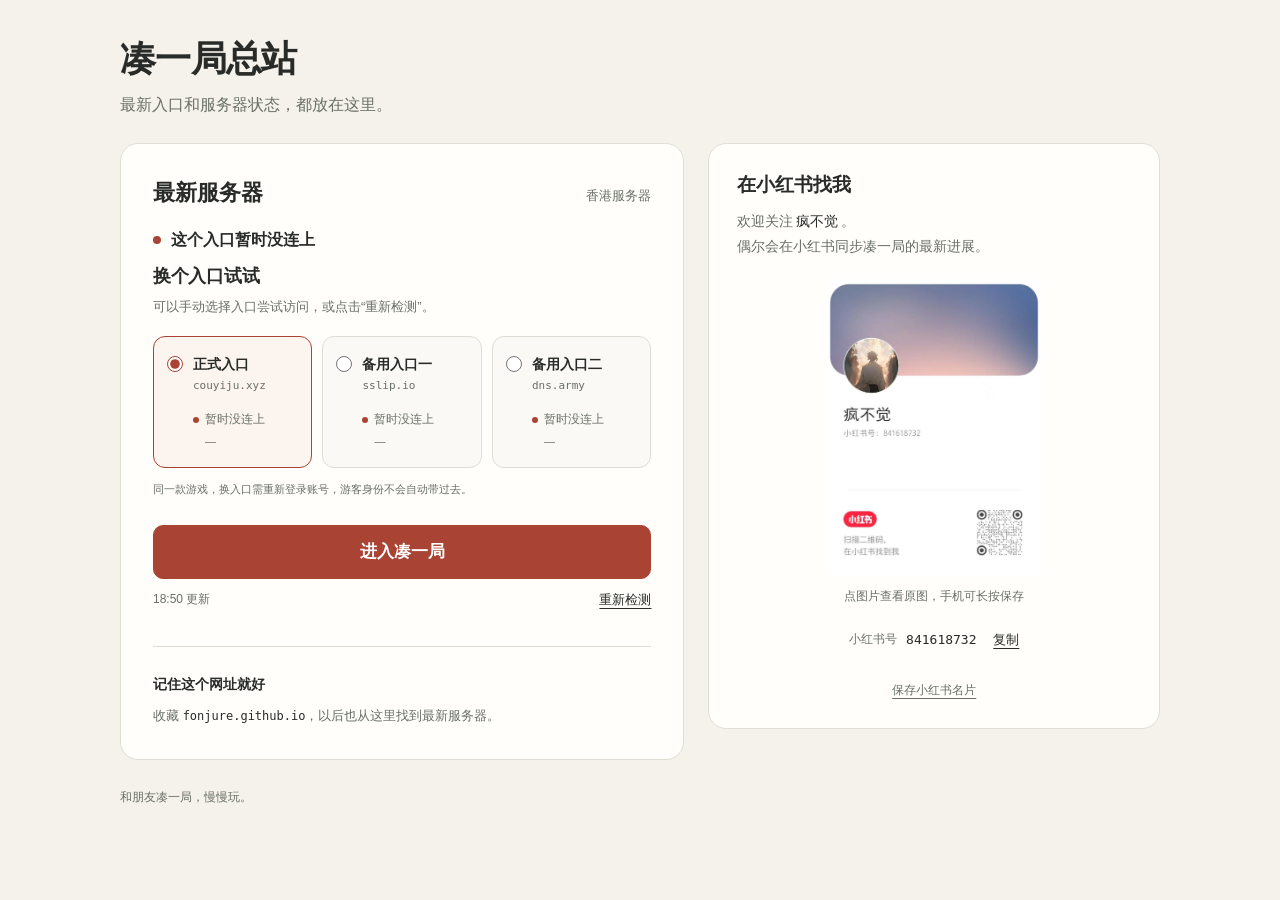
<file: index.html>
<!doctype html>
<html lang="zh-CN">
<head>
  <meta charset="utf-8">
  <meta name="viewport" content="width=device-width, initial-scale=1">
  <meta name="theme-color" content="#f5f2eb">
  <meta name="description" content="凑一局总站。查看服务器状态，前往最新游戏入口，也欢迎在小红书关注疯不觉。">
  <title>凑一局总站</title>
  <link rel="stylesheet" href="/assets/site.css?v=portal-8">
  <script src="/assets/site.js?v=portal-8" defer></script>
</head>
<body>
  <div class="page">
    <main>
      <div class="introduction">
        <h1>凑一局总站</h1>
        <p class="introduction-copy">最新入口和服务器状态，都放在这里。</p>
      </div>
      <div class="content-grid">
        <section class="server-panel panel" aria-labelledby="server-heading">
          <div class="section-heading">
            <h2 id="server-heading">最新服务器</h2>
            <span id="server-name" class="server-name">香港服务器</span>
          </div>
          <div id="server-status" class="server-status" data-state="checking" aria-live="polite" aria-atomic="true">
            <div class="status-line"><span class="status-dot" aria-hidden="true"></span><strong id="status-title">等待检测</strong></div>
            <p id="status-message" class="status-message" hidden></p>
            <p id="status-detail" class="status-detail" hidden></p>
          </div>
          <div id="entry-options" class="entry-options" role="radiogroup" aria-label="选择游戏入口" aria-describedby="entry-account-note">
            <label class="entry-option selected" data-entry-id="xyz" data-state="checking">
              <input type="radio" name="game-entry" value="xyz" checked>
              <span class="entry-option-body">
                <span class="entry-option-heading"><strong>正式入口</strong><span id="entry-recommend-xyz" class="entry-recommend" hidden>推荐</span></span>
                <span class="entry-domain">couyiju.xyz</span>
                <span class="entry-option-status"><span class="entry-state-dot" aria-hidden="true"></span><span id="entry-status-xyz">看看通不通…</span></span>
                <span id="entry-latency-xyz" class="entry-latency">—</span>
              </span>
            </label>
            <label class="entry-option" data-entry-id="sslip" data-state="checking">
              <input type="radio" name="game-entry" value="sslip">
              <span class="entry-option-body">
                <span class="entry-option-heading"><strong>备用入口一</strong><span id="entry-recommend-sslip" class="entry-recommend" hidden>推荐</span></span>
                <span class="entry-domain">sslip.io</span>
                <span class="entry-option-status"><span class="entry-state-dot" aria-hidden="true"></span><span id="entry-status-sslip">看看通不通…</span></span>
                <span id="entry-latency-sslip" class="entry-latency">—</span>
              </span>
            </label>
            <label class="entry-option" data-entry-id="hk" data-state="checking">
              <input type="radio" name="game-entry" value="hk">
              <span class="entry-option-body">
                <span class="entry-option-heading"><strong>备用入口二</strong><span id="entry-recommend-hk" class="entry-recommend" hidden>推荐</span></span>
                <span class="entry-domain">dns.army</span>
                <span class="entry-option-status"><span class="entry-state-dot" aria-hidden="true"></span><span id="entry-status-hk">看看通不通…</span></span>
                <span id="entry-latency-hk" class="entry-latency">—</span>
              </span>
            </label>
          </div>
          <p id="entry-account-note" class="entry-account-note">同一款游戏，换入口需重新登录账号，游客身份不会自动带过去。</p>
          <dl id="server-metrics" class="server-metrics" aria-label="服务器运行概况" hidden>
            <div><dt title="游戏服务进程当前使用的物理内存，不是整台服务器的内存占用">游戏进程内存</dt><dd id="server-memory">—</dd></div>
            <div><dt title="从当前浏览器请求服务器到收到状态响应的耗时，受当前网络影响">访问耗时</dt><dd id="server-latency">—</dd></div>
            <div><dt title="当前游戏服务进程的运行时长，发布或重启后重新计时">连续运行</dt><dd id="server-uptime">—</dd></div>
          </dl>
          <a id="game-link" class="primary-link" href="https://couyiju.xyz/">进入凑一局</a>
          <div class="status-actions">
            <span id="checked-at" class="checked-at">检测中…</span>
            <button id="retry-status" class="text-button" type="button" hidden>重新检测</button>
          </div>
          <noscript><p class="no-script">当前浏览器未启用 JavaScript，可以直接选择：<a href="https://couyiju.xyz/">正式入口</a> · <a href="https://couyiju.47-76-72-151.sslip.io/">备用入口一</a> · <a href="https://hk.couyiju-fonjure.dns.army/">备用入口二</a>。</p></noscript>
          <div class="bookmark-note">
            <strong>记住这个网址就好</strong>
            <p>收藏 <span class="inline-address">fonjure.github.io</span>，以后也从这里找到最新服务器。</p>
          </div>
        </section>
        <section class="follow-panel panel" aria-labelledby="follow-heading">
          <h2 id="follow-heading">在小红书找我</h2>
          <p class="follow-copy">欢迎关注<span class="author-name">疯不觉</span>。<br>偶尔会在小红书同步凑一局的最新进展。</p>
          <a class="profile-image-link" href="/assets/xiaohongshu.jpg" target="_blank" rel="noopener" aria-label="查看疯不觉的小红书二维码原图">
            <img class="profile-image" src="/assets/xiaohongshu.jpg" width="987" height="1347" alt="疯不觉的小红书个人名片，含扫码关注二维码，小红书号 841618732">
          </a>
          <p class="image-caption">点图片查看原图，手机可长按保存</p>
          <div class="profile-actions">
            <label class="account-id-label" for="xiaohongshu-id">小红书号</label>
            <input id="xiaohongshu-id" class="account-id" value="841618732" readonly aria-label="小红书号 841618732">
            <button id="copy-id" class="text-button" type="button">复制</button>
          </div>
          <p id="copy-feedback" class="copy-feedback" aria-live="polite"></p>
          <a class="save-image" href="/assets/xiaohongshu.jpg" download="疯不觉-小红书名片.jpg">保存小红书名片</a>
        </section>
      </div>
    </main>
    <footer class="site-footer">和朋友凑一局，慢慢玩。</footer>
  </div>
</body>
</html>
</file>
<file: assets/site.css>
:root {
  color-scheme: light;
  --paper: #f5f2eb;
  --surface: #fffefb;
  --ink: #282b27;
  --muted: #686f65;
  --line: #deded4;
  --accent: #a94334;
  --green: #34745a;
}
* { box-sizing: border-box; }
body {
  margin: 0;
  background: var(--paper);
  color: var(--ink);
  font-family: -apple-system, BlinkMacSystemFont, "Segoe UI", "PingFang SC", "Microsoft YaHei", sans-serif;
  font-size: 16px;
  line-height: 1.65;
  -webkit-font-smoothing: antialiased;
}
button, input { font: inherit; }
a { color: inherit; }
button, a, input { -webkit-tap-highlight-color: transparent; }
a:focus-visible, button:focus-visible, input:focus-visible { outline: 2px solid var(--accent); outline-offset: 4px; }
button { cursor: pointer; }
button:disabled { cursor: wait; }
[hidden] { display: none !important; }
.page { width: min(1040px, calc(100% - 64px)); margin: 0 auto; }
.inline-address { font-family: "SFMono-Regular", Consolas, monospace; }
.introduction { padding: 34px 0 24px; }
h1 { margin: 0; font-size: 36px; line-height: 1.4; letter-spacing: -.02em; font-weight: 750; }
.introduction-copy { margin: 8px 0 0; color: var(--muted); }
.content-grid { display: grid; grid-template-columns: minmax(0, 1.25fr) minmax(0, 1fr); gap: 24px; align-items: start; }
.panel { background: var(--surface); border: 1px solid var(--line); border-radius: 18px; }
.server-panel { padding: 32px; }
.section-heading { display: flex; flex-wrap: wrap; align-items: baseline; justify-content: space-between; gap: 8px 14px; }
h2 { margin: 0; font-size: 22px; line-height: 1.5; font-weight: 700; }
.server-name { color: var(--muted); font-size: 13px; }
.server-status { margin: 18px 0; }
.status-line { display: flex; gap: 10px; align-items: center; font-size: 16px; }
.status-dot { width: 8px; height: 8px; border-radius: 50%; background: var(--accent); flex: none; }
.status-message { margin: 10px 0 0; font-size: 18px; line-height: 1.45; font-weight: 700; letter-spacing: -.015em; }
.status-detail { margin: 7px 0 0; color: var(--muted); font-size: 13px; }
.server-status[data-state="checking"] .status-dot { background: #92968e; }
.server-status[data-state="online"] .status-dot { background: var(--green); }
.server-status[data-state="online"] .status-line { color: var(--green); }
.server-status[data-state="maintenance"] .status-dot, .server-status[data-state="unavailable"] .status-dot { background: #a17c36; }
.entry-options { display: grid; grid-template-columns: repeat(3, minmax(0, 1fr)); gap: 10px; }
.entry-option { display: flex; align-items: flex-start; gap: 10px; min-width: 0; padding: 16px 13px; border: 1px solid var(--line); border-radius: 12px; background: #faf9f5; cursor: pointer; transition: border-color .15s ease, background-color .15s ease; }
.entry-option:hover { border-color: #b8b8a9; }
.entry-option.selected, .entry-option:has(input:checked) { border-color: var(--accent); background: #fcf4ee; }
.entry-option:focus-within { outline: 2px solid var(--accent); outline-offset: 3px; }
.entry-option input { flex: none; width: 16px; height: 16px; margin: 3px 0 0; accent-color: var(--accent); cursor: pointer; }
.entry-option input:focus-visible { outline: none; }
.entry-option-body { display: flex; flex: 1; flex-direction: column; min-width: 0; }
.entry-option-heading { display: flex; align-items: center; flex-wrap: wrap; gap: 4px 7px; min-height: 23px; }
.entry-option-heading strong { font-size: 14px; font-weight: 650; }
.entry-recommend { padding: 1px 6px; border-radius: 5px; background: #e5eee4; color: #2e684d; font-size: 10px; line-height: 1.7; white-space: nowrap; }
.entry-domain { margin-top: 1px; color: var(--muted); font-family: "SFMono-Regular", Consolas, monospace; font-size: 11px; overflow-wrap: anywhere; }
.entry-option-status { display: flex; align-items: center; gap: 6px; margin-top: 15px; color: var(--muted); font-size: 12px; line-height: 1.6; }
.entry-state-dot { flex: none; width: 6px; height: 6px; border-radius: 50%; background: #92968e; }
.entry-latency { min-height: 19px; margin: 3px 0 0 12px; color: var(--muted); font-size: 11px; font-variant-numeric: tabular-nums; }
.entry-option[data-state="online"] .entry-option-status { color: var(--green); }
.entry-option[data-state="online"] .entry-state-dot { background: var(--green); }
.entry-option[data-state="failed"] .entry-state-dot { background: var(--accent); }
.entry-option[data-state="unavailable"] .entry-state-dot, .entry-option[data-state="maintenance"] .entry-state-dot { background: #a17c36; }
.entry-account-note { margin: 12px 0 25px; color: var(--muted); font-size: 11px; line-height: 1.8; }
.server-metrics { display: grid; grid-template-columns: repeat(3, minmax(0, 1fr)); gap: 12px; margin: -4px 0 26px; padding: 17px 0; border-top: 1px solid var(--line); border-bottom: 1px solid var(--line); }
.server-metrics div { min-width: 0; }
.server-metrics dt { color: var(--muted); font-size: 11px; }
.server-metrics dd { margin: 5px 0 0; font-size: 16px; font-weight: 650; overflow-wrap: anywhere; font-variant-numeric: tabular-nums; }
.primary-link { display: flex; min-height: 54px; align-items: center; justify-content: center; border: 1px solid var(--accent); border-radius: 10px; background: var(--accent); color: white; text-decoration: none; font-size: 17px; font-weight: 650; }
.primary-link:hover { background: #923b2f; }
.primary-link[aria-disabled="true"] { background: #e5e4dc; color: #72756d; border-color: #e5e4dc; cursor: default; }
.status-actions { min-height: 42px; display: flex; justify-content: space-between; align-items: center; gap: 12px; }
.checked-at { color: var(--muted); font-size: 12px; }
.text-button { padding: 5px 0; border: 0; background: transparent; color: var(--ink); font-size: 13px; text-decoration: underline; text-underline-offset: 4px; white-space: nowrap; }
.text-button:hover { color: var(--accent); }
.text-button:disabled { color: var(--muted); text-decoration: none; }
.bookmark-note { margin-top: 25px; padding-top: 24px; border-top: 1px solid var(--line); }
.bookmark-note strong { font-size: 14px; font-weight: 650; }
.bookmark-note p { margin: 8px 0 0; color: var(--muted); font-size: 13px; }
.inline-address { color: var(--ink); font-size: 12px; }
.no-script { font-size: 13px; color: var(--muted); }
.no-script a { color: var(--ink); text-underline-offset: 3px; }
.follow-panel { padding: 27px 28px; }
.follow-panel h2 { font-size: 19px; }
.follow-copy { margin: 10px 0 19px; color: var(--muted); font-size: 14px; line-height: 1.8; }
.author-name { color: var(--ink); margin: 0 3px; }
.profile-image-link { display: block; width: 218px; max-width: 100%; margin: 0 auto; border-radius: 10px; overflow: hidden; background: white; }
.profile-image { display: block; width: 100%; height: auto; }
.image-caption { margin: 11px 0 17px; color: var(--muted); text-align: center; font-size: 12px; }
.profile-actions { display: flex; justify-content: center; align-items: center; gap: 9px; }
.account-id-label { color: var(--muted); font-size: 12px; white-space: nowrap; }
.account-id { padding: 0; width: 10ch; min-width: 0; background: transparent; border: 0; border-radius: 0; color: var(--ink); font-family: "SFMono-Regular", Consolas, monospace; font-size: 13px; }
.copy-feedback { min-height: 20px; margin: 3px 0 0; text-align: center; color: var(--muted); font-size: 12px; }
.save-image { display: block; width: fit-content; margin: 3px auto 0; color: var(--muted); font-size: 12px; text-underline-offset: 4px; }
.site-footer { padding: 28px 0 32px; color: var(--muted); font-size: 12px; }
@media (min-width: 721px) and (max-width: 1099px) {
  .entry-options { grid-template-columns: minmax(0, 1fr); }
}
@media (max-width: 720px) {
  .page { width: min(480px, calc(100% - 36px)); }
  .introduction { padding: 25px 0 21px; }
  h1 { font-size: 30px; }
  .introduction-copy { font-size: 14px; }
  .content-grid { grid-template-columns: minmax(0, 1fr); gap: 18px; }
  .server-panel { padding: 25px 23px; }
  h2 { font-size: 20px; }
  .server-status { margin: 15px 0; }
  .entry-options { grid-template-columns: minmax(0, 1fr); gap: 10px; }
  .entry-option { padding: 14px 15px; }
  .entry-option-body { display: grid; grid-template-columns: minmax(0, 1fr) auto; column-gap: 12px; }
  .entry-option-heading, .entry-domain { grid-column: 1; }
  .entry-option-status { grid-column: 2; grid-row: 1; justify-content: flex-end; margin-top: 1px; }
  .entry-latency { grid-column: 2; grid-row: 2; margin: 1px 0 0; text-align: right; }
  .entry-account-note { margin-bottom: 23px; }
  .server-metrics { gap: 8px; }
  .server-metrics dd { font-size: 14px; }
  .bookmark-note { margin-top: 20px; padding-top: 19px; }
  .follow-panel { padding: 25px 23px; }
  .profile-image-link { width: 240px; }
  .site-footer { padding: 24px 0; }
}
@media (prefers-reduced-motion: reduce) {
  .entry-option { transition: none; }
}
@media (max-width: 350px) {
  .page { width: calc(100% - 28px); }
  .server-panel, .follow-panel { padding: 22px 19px; }
  .status-actions { gap: 8px; }
  .checked-at { font-size: 11px; }
}
</file>
